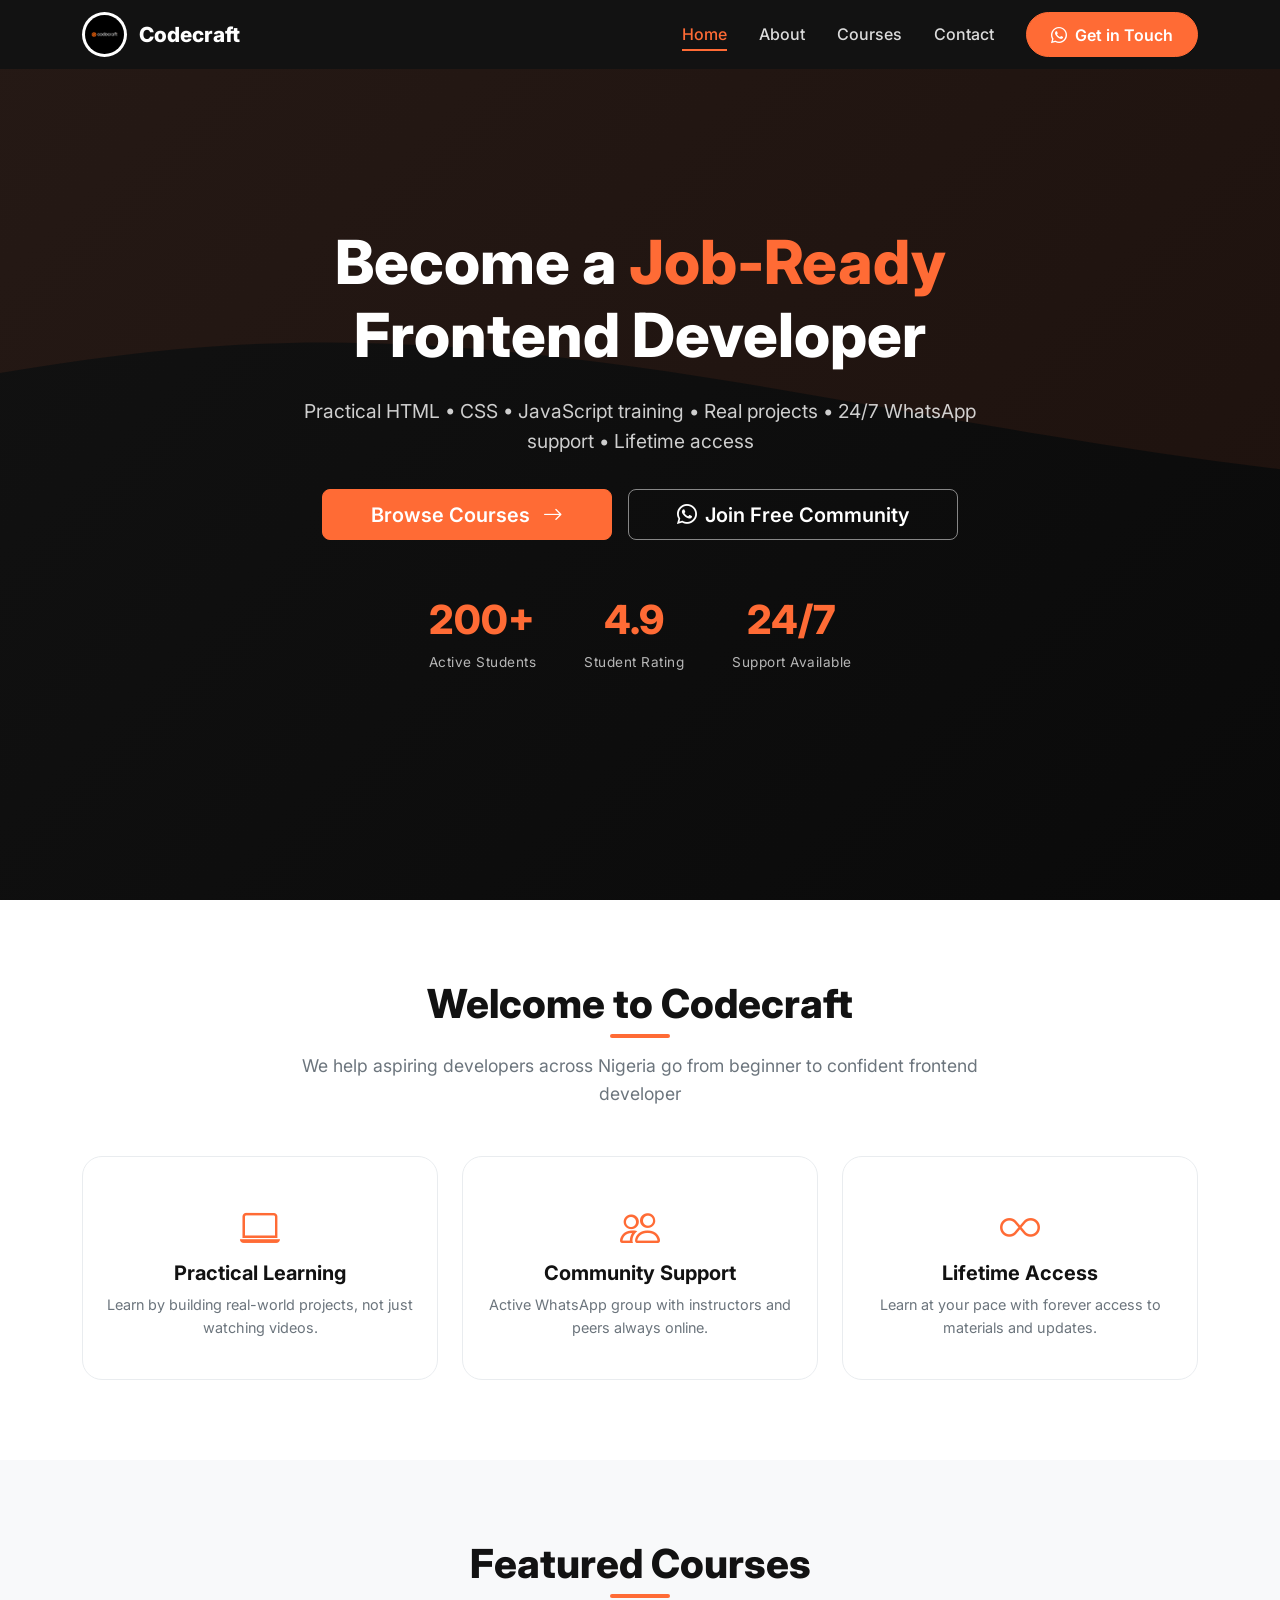
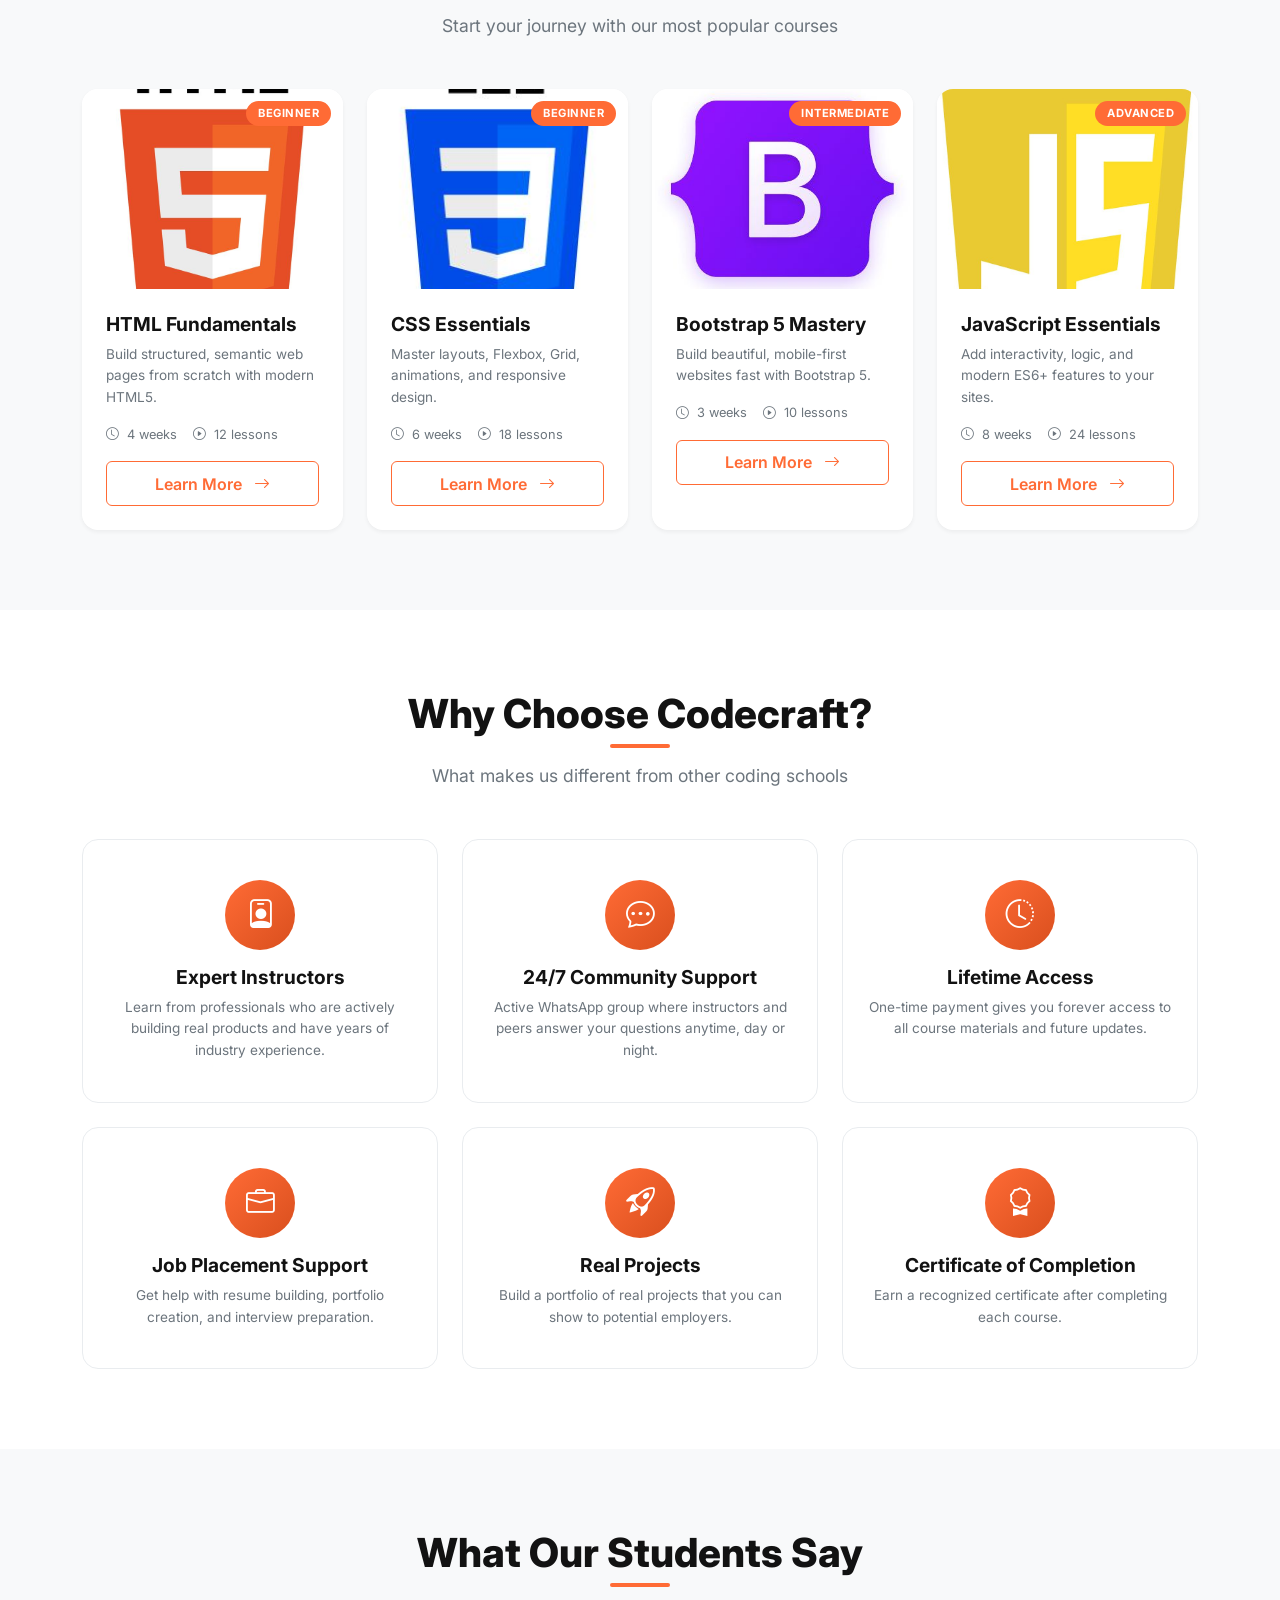
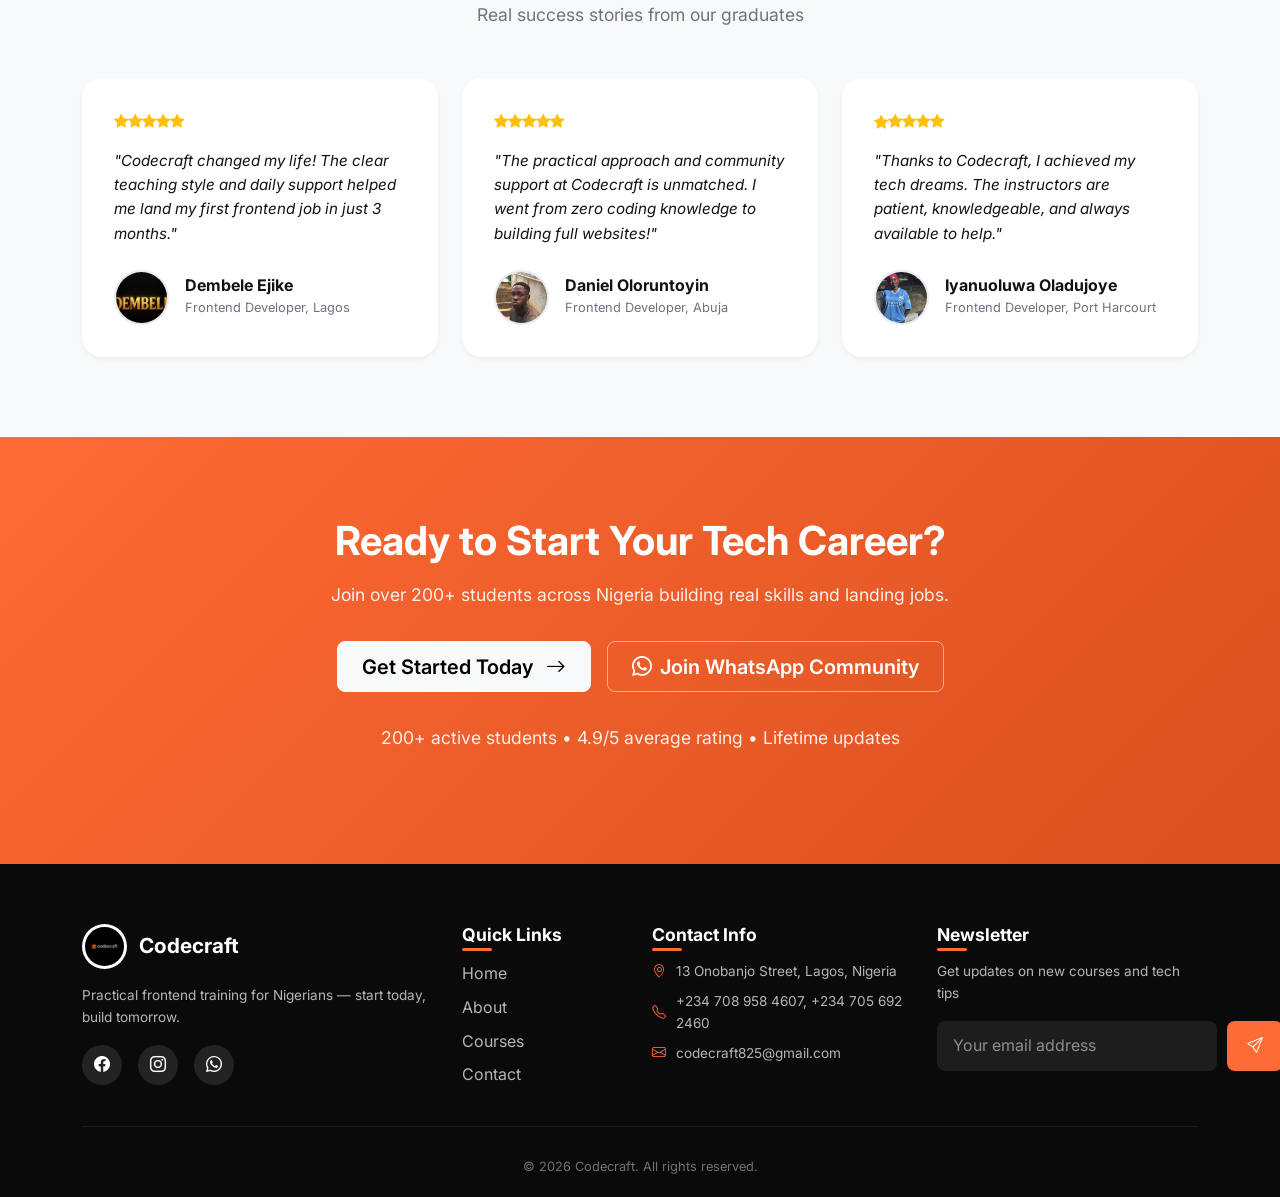
<file: index.html>
<!DOCTYPE html>
<html lang="en">
<head>
    <meta charset="UTF-8">
    <meta name="viewport" content="width=device-width, initial-scale=1.0, viewport-fit=cover">
    <meta name="description" content="Codecraft - Master Frontend Development in Nigeria. Learn HTML, CSS, JavaScript, and Bootstrap with practical projects and 24/7 community support.">
    <meta name="keywords" content="frontend development Nigeria, learn coding Lagos, web development course Abuja, HTML CSS JavaScript training">
    <meta name="author" content="Codecraft">

    <!-- Open Graph / Social Sharing (Essential for professional SEO) -->
    <meta property="og:title" content="Codecraft | Master Frontend Development in Nigeria">
    <meta property="og:description" content="Practical HTML, CSS, JavaScript training with real projects, 24/7 WhatsApp support, and lifetime access.">
    <meta property="og:type" content="website">
    <meta property="og:url" content="https://yourdomain.com">
    <meta property="og:image" content="https://yourdomain.com/og-image.jpg">
    <meta name="twitter:card" content="summary_large_image">

    <title>Codecraft | Master Frontend Development in Nigeria</title>

    <!-- Bootstrap 5.3 CSS -->
    <link href="https://cdn.jsdelivr.net/npm/bootstrap@5.3.3/dist/css/bootstrap.min.css" rel="stylesheet">
    <!-- Bootstrap Icons -->
    <link rel="stylesheet" href="https://cdn.jsdelivr.net/npm/bootstrap-icons@1.11.3/font/bootstrap-icons.min.css">
    <!-- AOS Animation -->
    <link href="https://unpkg.com/aos@2.3.1/dist/aos.css" rel="stylesheet">
    <!-- Google Fonts -->
    <link href="https://fonts.googleapis.com/css2?family=Inter:wght@300;400;500;600;700;800&display=swap" rel="stylesheet">
    <!-- Custom CSS -->
    <link rel="stylesheet" href="style.css">
</head>
<body>

    <!-- ==================== HEADER / NAVBAR ==================== -->
    <header>
        <nav class="navbar navbar-expand-lg fixed-top" id="mainNav" aria-label="Main Navigation">
            <div class="container">
                <a class="navbar-brand" href="index.html" aria-label="Codecraft Home">
                    <div class="logo-circle">
                        <img src="codecraft logo (2).jpeg" alt="Codecraft Logo" width="40" height="40">
                    </div>
                    <span class="brand-text">Codecraft</span>
                </a>

                <button class="navbar-toggler" type="button" data-bs-toggle="collapse" data-bs-target="#navbarContent" aria-controls="navbarContent" aria-expanded="false" aria-label="Toggle navigation">
                    <span class="navbar-toggler-icon"></span>
                </button>

                <div class="collapse navbar-collapse" id="navbarContent">
                    <ul class="navbar-nav ms-auto mb-2 mb-lg-0">
                        <li class="nav-item"><a class="nav-link active" href="index.html" aria-current="page">Home</a></li>
                        <li class="nav-item"><a class="nav-link" href="about.html">About</a></li>
                        <li class="nav-item"><a class="nav-link" href="courses.html">Courses</a></li>
                        <li class="nav-item"><a class="nav-link" href="contact.html">Contact</a></li>
                    </ul>
                    <a href="https://wa.me/2347089584607" class="btn btn-primary rounded-pill px-4 ms-lg-3" target="_blank" rel="noopener noreferrer">
                        <i class="bi bi-whatsapp me-2"></i>Get in Touch
                    </a>
                </div>
            </div>
        </nav>
    </header>

    <!-- ==================== MAIN CONTENT ==================== -->
    <main id="main-content">

        <!-- Hero Section -->
        <section class="hero" aria-labelledby="hero-title">
            <div class="container">
                <div class="hero-content" data-aos="fade-up">
                    <h1 id="hero-title" class="hero-title">Become a <span class="highlight">Job-Ready</span><br>Frontend Developer</h1>
                    <p class="hero-subtitle">Practical HTML • CSS • JavaScript training • Real projects • 24/7 WhatsApp support • Lifetime access</p>
                    <div class="hero-buttons">
                        <a href="courses.html" class="btn btn-primary btn-lg px-5">
                            Browse Courses <i class="bi bi-arrow-right ms-2"></i>
                        </a>
                        <a href="https://whatsapp.com/channel/0029VbAYte94o7qG2Dfrlt3D" class="btn btn-outline-light btn-lg px-5" target="_blank" rel="noopener noreferrer">
                            <i class="bi bi-whatsapp me-2"></i>Join Free Community
                        </a>
                    </div>
                    
                    <div class="hero-stats">
                        <div class="stat-item">
                            <div class="stat-number">200+</div>
                            <div class="stat-label">Active Students</div>
                        </div>
                        <div class="stat-item">
                            <div class="stat-number">4.9</div>
                            <div class="stat-label">Student Rating</div>
                        </div>
                        <div class="stat-item">
                            <div class="stat-number">24/7</div>
                            <div class="stat-label">Support Available</div>
                        </div>
                    </div>
                </div>
            </div>
        </section>
   <section class="welcome-section" aria-labelledby="welcome-title">
            <div class="container">
                <div class="text-center mb-5" data-aos="fade-up">
                    <h2 id="welcome-title" class="section-title">Welcome to Codecraft</h2>
                    <p class="section-subtitle">We help aspiring developers across Nigeria go from beginner to confident frontend developer</p>
                </div>
                <div class="row g-4">
                    <div class="col-md-4" data-aos="fade-up" data-aos-delay="100">
                        <div class="welcome-card">
                            <i class="bi bi-laptop" aria-hidden="true"></i>
                            <h3>Practical Learning</h3>
                            <p>Learn by building real-world projects, not just watching videos.</p>
                        </div>
                    </div>
                    <div class="col-md-4" data-aos="fade-up" data-aos-delay="200">
                        <div class="welcome-card">
                            <i class="bi bi-people" aria-hidden="true"></i>
                            <h3>Community Support</h3>
                            <p>Active WhatsApp group with instructors and peers always online.</p>
                        </div>
                    </div>
                    <div class="col-md-4" data-aos="fade-up" data-aos-delay="300">
                        <div class="welcome-card">
                            <i class="bi bi-infinity" aria-hidden="true"></i>
                            <h3>Lifetime Access</h3>
                            <p>Learn at your pace with forever access to materials and updates.</p>
                        </div>
                    </div>
                </div>
            </div>
        </section>

        <!-- Featured Courses -->
        <section class="featured-courses" aria-labelledby="courses-title">
            <div class="container">
                <div class="text-center mb-5" data-aos="fade-up">
                    <h2 id="courses-title" class="section-title">Featured Courses</h2>
                    <p class="section-subtitle">Start your journey with our most popular courses</p>
                </div>
                <div class="row g-4">
                    <div class="col-lg-3 col-md-6" data-aos="fade-up" data-aos-delay="100">
                        <div class="course-card">
                            <div class="course-image">
                                <img src="html.jpeg" alt="HTML Fundamentals course thumbnail" loading="lazy">
                                <span class="course-badge">Beginner</span>
                            </div>
                            <div class="course-body">
                                <h3>HTML Fundamentals</h3>
                                <p>Build structured, semantic web pages from scratch with modern HTML5.</p>
                                <div class="course-meta">
                                    <span><i class="bi bi-clock"></i> 4 weeks</span>
                                    <span><i class="bi bi-play-circle"></i> 12 lessons</span>
                                </div>
                                <a href="courses.html" class="btn btn-outline-primary w-100">Learn More <i class="bi bi-arrow-right ms-2"></i></a>
                            </div>
                        </div>
                    </div>
                    <div class="col-lg-3 col-md-6" data-aos="fade-up" data-aos-delay="200">
                        <div class="course-card">
                            <div class="course-image">
                                <img src="css.jpeg" alt="CSS Essentials course thumbnail" loading="lazy">
                                <span class="course-badge">Beginner</span>
                            </div>
                            <div class="course-body">
                                <h3>CSS Essentials</h3>
                                <p>Master layouts, Flexbox, Grid, animations, and responsive design.</p>
                                <div class="course-meta">
                                    <span><i class="bi bi-clock"></i> 6 weeks</span>
                                    <span><i class="bi bi-play-circle"></i> 18 lessons</span>
                                </div>
                                <a href="courses.html" class="btn btn-outline-primary w-100">Learn More <i class="bi bi-arrow-right ms-2"></i></a>
                            </div>
                        </div>
                    </div>
                    <div class="col-lg-3 col-md-6" data-aos="fade-up" data-aos-delay="300">
                        <div class="course-card">
                            <div class="course-image">
                                <img src="Bootstrap.jpeg" alt="Bootstrap 5 Mastery course thumbnail" loading="lazy">
                                <span class="course-badge">Intermediate</span>
                            </div>
                            <div class="course-body">
                                <h3>Bootstrap 5 Mastery</h3>
                                <p>Build beautiful, mobile-first websites fast with Bootstrap 5.</p>
                                <div class="course-meta">
                                    <span><i class="bi bi-clock"></i> 3 weeks</span>
                                    <span><i class="bi bi-play-circle"></i> 10 lessons</span>
                                </div>
                                <a href="courses.html" class="btn btn-outline-primary w-100">Learn More <i class="bi bi-arrow-right ms-2"></i></a>
                            </div>
                        </div>
                    </div>
                    <div class="col-lg-3 col-md-6" data-aos="fade-up" data-aos-delay="400">
                        <div class="course-card">
                            <div class="course-image">
                                <img src="javascript.jpeg" alt="JavaScript Essentials course thumbnail" loading="lazy">
                                <span class="course-badge">Advanced</span>
                            </div>
                            <div class="course-body">
                                <h3>JavaScript Essentials</h3>
                                <p>Add interactivity, logic, and modern ES6+ features to your sites.</p>
                                <div class="course-meta">
                                    <span><i class="bi bi-clock"></i> 8 weeks</span>
                                    <span><i class="bi bi-play-circle"></i> 24 lessons</span>
                                </div>
                                <a href="courses.html" class="btn btn-outline-primary w-100">Learn More <i class="bi bi-arrow-right ms-2"></i></a>
                            </div>
                        </div>
                    </div>
                </div>
            </div>
        </section>

        <!-- Why Choose Codecraft -->
        <section class="benefits-section" aria-labelledby="benefits-title">
            <div class="container">
                <div class="text-center mb-5" data-aos="fade-up">
                    <h2 id="benefits-title" class="section-title">Why Choose Codecraft?</h2>
                    <p class="section-subtitle">What makes us different from other coding schools</p>
                </div>
                <div class="row g-4">
                    <div class="col-lg-4 col-md-6" data-aos="fade-up" data-aos-delay="100">
                        <div class="benefit-card">
                            <div class="benefit-icon"><i class="bi bi-person-badge" aria-hidden="true"></i></div>
                            <h3>Expert Instructors</h3>
                            <p>Learn from professionals who are actively building real products and have years of industry experience.</p>
                        </div>
                    </div>
                    <div class="col-lg-4 col-md-6" data-aos="fade-up" data-aos-delay="200">
                        <div class="benefit-card">
                            <div class="benefit-icon"><i class="bi bi-chat-dots" aria-hidden="true"></i></div>
                            <h3>24/7 Community Support</h3>
                            <p>Active WhatsApp group where instructors and peers answer your questions anytime, day or night.</p>
                        </div>
                    </div>
                    <div class="col-lg-4 col-md-6" data-aos="fade-up" data-aos-delay="300">
                        <div class="benefit-card">
                            <div class="benefit-icon"><i class="bi bi-clock-history" aria-hidden="true"></i></div>
                            <h3>Lifetime Access</h3>
                            <p>One-time payment gives you forever access to all course materials and future updates.</p>
                        </div>
                    </div>
                    <div class="col-lg-4 col-md-6" data-aos="fade-up" data-aos-delay="400">
                        <div class="benefit-card">
                            <div class="benefit-icon"><i class="bi bi-briefcase" aria-hidden="true"></i></div>
                            <h3>Job Placement Support</h3>
                            <p>Get help with resume building, portfolio creation, and interview preparation.</p>
                        </div>
                    </div>
                    <div class="col-lg-4 col-md-6" data-aos="fade-up" data-aos-delay="500">
                        <div class="benefit-card">
                            <div class="benefit-icon"><i class="bi bi-rocket-takeoff" aria-hidden="true"></i></div>
                            <h3>Real Projects</h3>
                            <p>Build a portfolio of real projects that you can show to potential employers.</p>
                        </div>
                    </div>
                    <div class="col-lg-4 col-md-6" data-aos="fade-up" data-aos-delay="600">
                        <div class="benefit-card">
                            <div class="benefit-icon"><i class="bi bi-award" aria-hidden="true"></i></div>
                            <h3>Certificate of Completion</h3>
                            <p>Earn a recognized certificate after completing each course.</p>
                        </div>
                    </div>
                </div>
            </div>
        </section>

        <!-- Testimonials -->
        <section class="testimonials-section" aria-labelledby="testimonials-title">
            <div class="container">
                <div class="text-center mb-5" data-aos="fade-up">
                    <h2 id="testimonials-title" class="section-title">What Our Students Say</h2>
                    <p class="section-subtitle">Real success stories from our graduates</p>
                </div>
                <div class="row g-4">
                    <div class="col-lg-4 col-md-6" data-aos="fade-up" data-aos-delay="100">
                        <div class="testimonial-card">
                            <div class="testimonial-rating" aria-label="5 out of 5 stars">
                                <i class="bi bi-star-fill"></i><i class="bi bi-star-fill"></i><i class="bi bi-star-fill"></i><i class="bi bi-star-fill"></i><i class="bi bi-star-fill"></i>
                            </div>
                            <p class="testimonial-text">"Codecraft changed my life! The clear teaching style and daily support helped me land my first frontend job in just 3 months."</p>
                            <div class="testimonial-author">
                                <img src="Screenshot 2026-02-02 162451.png" alt="Dembele Ejike portrait" loading="lazy" width="60" height="60">
                                <div class="author-info">
                                    <h4>Dembele Ejike</h4>
                                    <p>Frontend Developer, Lagos</p>
                                </div>
                            </div>
                        </div>
                    </div>
                    <div class="col-lg-4 col-md-6" data-aos="fade-up" data-aos-delay="200">
                        <div class="testimonial-card">
                            <div class="testimonial-rating" aria-label="5 out of 5 stars">
                                <i class="bi bi-star-fill"></i><i class="bi bi-star-fill"></i><i class="bi bi-star-fill"></i><i class="bi bi-star-fill"></i><i class="bi bi-star-fill"></i>
                            </div>
                            <p class="testimonial-text">"The practical approach and community support at Codecraft is unmatched. I went from zero coding knowledge to building full websites!"</p>
                            <div class="testimonial-author">
                                <img src="IG_ABRAHAMONDIAL.jpeg" alt="Daniel Oloruntoyin portrait" loading="lazy" width="60" height="60">
                                <div class="author-info">
                                    <h4>Daniel Oloruntoyin</h4>
                                    <p>Frontend Developer, Abuja</p>
                                </div>
                            </div>
                        </div>
                    </div>
                    <div class="col-lg-4 col-md-6" data-aos="fade-up" data-aos-delay="300">
                        <div class="testimonial-card">
                            <div class="testimonial-rating" aria-label="5 out of 5 stars">
                                <i class="bi bi-star-fill"></i><i class="bi bi-star-fill"></i><i class="bi bi-star-fill"></i><i class="bi bi-star-fill"></i><i class="bi bi-star-fill"></i>
                            </div>
                            <p class="testimonial-text">"Thanks to Codecraft, I achieved my tech dreams. The instructors are patient, knowledgeable, and always available to help."</p>
                            <div class="testimonial-author">
                                <img src="girl.jpeg" alt="Iyanuoluwa Oladujoye portrait" loading="lazy" width="60" height="60">
                                <div class="author-info">
                                    <h4>Iyanuoluwa Oladujoye</h4>
                                    <p>Frontend Developer, Port Harcourt</p>
                                </div>
                            </div>
                        </div>
                    </div>
                </div>
            </div>
        </section>
           <!-- CTA Section -->
        <section class="cta-section" aria-labelledby="cta-title">
            <div class="container">
                <div class="cta-content" data-aos="fade-up">
                    <h2 id="cta-title">Ready to Start Your Tech Career?</h2>
                    <p>Join over 200+ students across Nigeria building real skills and landing jobs.</p>
                    <div class="cta-buttons">
                        <a href="courses.html" class="btn btn-light btn-lg">
                            Get Started Today <i class="bi bi-arrow-right ms-2"></i>
                        </a>
                        <a href="https://whatsapp.com/channel/0029VbAYte94o7qG2Dfrlt3D" class="btn btn-outline-light btn-lg" target="_blank" rel="noopener noreferrer">
                            <i class="bi bi-whatsapp me-2"></i>Join WhatsApp Community
                        </a>
                    </div>
                    <p class="cta-note">200+ active students • 4.9/5 average rating • Lifetime updates</p>
                </div>
            </div>
        </section>

    </main>

    <!-- ==================== FOOTER ==================== -->
    <footer class="footer">
        <div class="container">
            <div class="row g-4">
                <div class="col-lg-4">
                    <div class="footer-logo">
                        <div class="logo-circle">
                            <img src="codecraft logo (2).jpeg" alt="Codecraft Logo" width="40" height="40">
                        </div>
                        <h3>Codecraft</h3>
                    </div>
                    <p>Practical frontend training for Nigerians — start today, build tomorrow.</p>
                    <div class="social-links">
                        <a href="https://www.facebook.com/profile.php?id=100084730695859" target="_blank" rel="noopener noreferrer" aria-label="Follow us on Facebook"><i class="bi bi-facebook"></i></a>
                        <a href="https://www.instagram.com/codecraft331" target="_blank" rel="noopener noreferrer" aria-label="Follow us on Instagram"><i class="bi bi-instagram"></i></a>
                        <a href="https://wa.me/2347089584607" target="_blank" rel="noopener noreferrer" aria-label="Chat with us on WhatsApp"><i class="bi bi-whatsapp"></i></a>
                    </div>
                </div>
                <div class="col-lg-2 col-md-6">
                    <h4>Quick Links</h4>
                    <ul>
                        <li><a href="index.html">Home</a></li>
                        <li><a href="about.html">About</a></li>
                        <li><a href="courses.html">Courses</a></li>
                        <li><a href="contact.html">Contact</a></li>
                    </ul>
                </div>
                <div class="col-lg-3 col-md-6">
                    <h4>Contact Info</h4>
                    <ul class="contact-info">
                        <li><i class="bi bi-geo-alt" aria-hidden="true"></i> 13 Onobanjo Street, Lagos, Nigeria</li>
                        <li><i class="bi bi-telephone" aria-hidden="true"></i> +234 708 958 4607, +234 705 692 2460</li>
                        <li><i class="bi bi-envelope" aria-hidden="true"></i> codecraft825@gmail.com</li>
                    </ul>
                </div>
                <div class="col-lg-3">
                    <h4>Newsletter</h4>
                    <p>Get updates on new courses and tech tips</p>
                    <form action="#" method="POST" class="newsletter-form">
                        <input type="email" name="email" placeholder="Your email address" required aria-label="Email address for newsletter">
                        <button type="submit" aria-label="Subscribe"><i class="bi bi-send"></i></button>
                    </form>
                </div>
            </div>
            <div class="footer-bottom">
                <p>&copy; 2026 Codecraft. All rights reserved.</p>
            </div>
        </div>
    </footer>

    <!-- ==================== SCRIPTS ==================== -->
    <script src="https://cdn.jsdelivr.net/npm/bootstrap@5.3.3/dist/js/bootstrap.bundle.min.js"></script>
    <script src="https://unpkg.com/aos@2.3.1/dist/aos.js"></script>
    <script src="script.js"></script>
</body>
</html>
</file>
<file: style.css>
:root {
    /* Brand Colors */
    --brand-orange: #FF6B35;
    --brand-orange-dark: #D94F1E;
    --brand-orange-light: #FFA07A;
    
    /* Neutrals */
    --black: #000000;
    --dark: #121212;
    --darker: #0A0A0A;
    --white: #FFFFFF;
    --off-white: #F8F9FA;
    --gray: #6C757D;
    --gray-light: #E9ECEF;
    --gray-dark: #343A40;

    /* Semantic Mapping */
    --primary: var(--brand-orange);
    --primary-dark: var(--brand-orange-dark);
    --primary-light: var(--brand-orange-light);
    --secondary: var(--gray);
    --success: #28A745;
    --info: #17A2B8;
    --warning: #FFC107;
    --danger: #DC3545;

    /* Shadows & Transitions */
    --transition: all 0.3s cubic-bezier(0.4, 0, 0.2, 1);
    --shadow-sm: 0 2px 4px rgba(0, 0, 0, 0.05);
    --shadow-md: 0 4px 6px rgba(0, 0, 0, 0.07);
    --shadow-lg: 0 10px 15px rgba(0, 0, 0, 0.1);
    --shadow-xl: 0 20px 25px rgba(0, 0, 0, 0.15);
}

/* ==================== GLOBAL RESET ==================== */
*,
*::before,
*::after {
    margin: 0;
    padding: 0;
    box-sizing: border-box;
}

html {
    scroll-behavior: smooth;
}

body {
    font-family: 'Inter', -apple-system, BlinkMacSystemFont, 'Segoe UI', Roboto, sans-serif;
    color: var(--dark);
    background-color: var(--white);
    overflow-x: hidden;
    line-height: 1.6;
    text-rendering: optimizeLegibility;
    -webkit-font-smoothing: antialiased;
    -moz-osx-font-smoothing: grayscale;
}

/* ==================== TYPOGRAPHY ==================== */
h1, h2, h3, h4, h5, h6 {
    font-weight: 700;
    line-height: 1.2;
    color: var(--dark);
}

.section-title {
    font-size: clamp(1.8rem, 4vw, 2.5rem);
    font-weight: 800;
    margin-bottom: 1rem;
    position: relative;
    display: inline-block;
}

.section-title::after {
    content: '';
    position: absolute;
    bottom: -10px;
    left: 50%;
    transform: translateX(-50%);
    width: 60px;
    height: 4px;
    background: var(--primary);
    border-radius: 2px;
}

.section-subtitle {
    font-size: clamp(0.9rem, 2vw, 1.1rem);
    color: var(--gray);
    max-width: 700px;
    margin: 0.5rem auto 0;
}

/* ==================== BUTTONS ==================== */
.btn {
    transition: var(--transition);
    font-weight: 600;
    padding: 0.6rem 1.5rem;
}

.btn-primary {
    background: var(--primary);
    border-color: var(--primary);
    color: var(--white);
}

.btn-primary:hover,
.btn-primary:focus-visible {
    background: var(--primary-dark);
    border-color: var(--primary-dark);
    transform: translateY(-2px);
    box-shadow: var(--shadow-md);
    color: var(--white);
}

.btn-outline-primary {
    border-color: var(--primary);
    color: var(--primary);
}

.btn-outline-primary:hover,
.btn-outline-primary:focus-visible {
    background: var(--primary);
    border-color: var(--primary);
    color: var(--white);
    transform: translateY(-2px);
    box-shadow: var(--shadow-md);
}

.btn-outline-light {
    color: var(--white);
    border-color: rgba(255, 255, 255, 0.5);
}

.btn-outline-light:hover,
.btn-outline-light:focus-visible {
    background: var(--white);
    color: var(--dark);
    transform: translateY(-2px);
}

/* ==================== NAVBAR ==================== */
.navbar {
    background: var(--dark);
    padding: 0.75rem 0;
    transition: var(--transition);
}

.navbar.scrolled {
    padding: 0.5rem 0;
    box-shadow: var(--shadow-lg);
    background: rgba(18, 18, 18, 0.95);
    backdrop-filter: blur(10px);
}

.navbar-brand {
    display: flex;
    align-items: center;
    gap: 12px;
    padding: 0;
}

.logo-circle {
    width: 45px;
    height: 45px;
    background: var(--white);
    border-radius: 50%;
    padding: 3px;
    overflow: hidden;
    transition: var(--transition);
}

.logo-circle img {
    width: 100%;
    height: 100%;
    object-fit: cover;
    border-radius: 50%;
}

.logo-circle:hover {
    transform: scale(1.05);
}

.brand-text {
    font-weight: 800;
    font-size: 1.3rem;
    color: var(--white);
}

.nav-link {
    color: rgba(255, 255, 255, 0.85) !important;
    font-weight: 500;
    padding: 0.5rem 1rem !important;
    transition: var(--transition);
    position: relative;
}

.nav-link:hover,
.nav-link.active {
    color: var(--primary) !important;
}

.nav-link.active::after {
    content: '';
    position: absolute;
    bottom: 4px;
    left: 1rem;
    right: 1rem;
    height: 2px;
    background: var(--primary);
}

/* ==================== HERO SECTION ==================== */
.hero {
    min-height: 100vh;
    background: linear-gradient(135deg, var(--dark) 0%, var(--darker) 100%);
    position: relative;
    display: flex;
    align-items: center;
    overflow: hidden;
}

.hero::before {
    content: '';
    position: absolute;
    inset: 0;
    background: url('data:image/svg+xml,<svg xmlns="http://www.w3.org/2000/svg" viewBox="0 0 1440 320"><path fill="%23FF6B35" fill-opacity="0.08" d="M0,96L48,112C96,128,192,160,288,160C384,160,480,128,576,122.7C672,117,768,139,864,154.7C960,171,1056,181,1152,165.3C1248,149,1344,107,1392,85.3L1440,64L1440,0L1392,0C1344,0,1248,0,1152,0C1056,0,960,0,864,0C768,0,672,0,576,0C480,0,384,0,288,0C192,0,96,0,48,0L0,0Z"></path></svg>') repeat-x bottom;
    background-size: cover;
    pointer-events: none;
}

.hero-content {
    text-align: center;
    position: relative;
    z-index: 2;
}

.hero-title {
    font-size: clamp(2.2rem, 6vw, 3.8rem);
    font-weight: 800;
    color: var(--white);
    margin-bottom: 1.5rem;
}

.hero-title .highlight {
    color: var(--primary);
    position: relative;
    display: inline-block;
}

.hero-subtitle {
    font-size: clamp(1rem, 2.5vw, 1.2rem);
    color: rgba(255, 255, 255, 0.8);
    margin-bottom: 2rem;
    max-width: 700px;
    margin-left: auto;
    margin-right: auto;
}

.hero-buttons {
    display: flex;
    gap: 1rem;
    justify-content: center;
    flex-wrap: wrap;
    margin-bottom: 3rem;
}

.hero-stats {
    display: flex;
    justify-content: center;
    gap: 3rem;
    flex-wrap: wrap;
}

.stat-item {
    text-align: center;
}

.stat-number {
    font-size: clamp(1.8rem, 4vw, 2.5rem);
    font-weight: 800;
    color: var(--primary);
}

.stat-label {
    font-size: 0.85rem;
    color: rgba(255, 255, 255, 0.7);
    letter-spacing: 0.5px;
}

/* ==================== WELCOME SECTION ==================== */
.welcome-section {
    padding: 80px 0;
    background: var(--white);
}

.welcome-card {
    text-align: center;
    padding: 2.5rem 1.5rem;
    border-radius: 20px;
    transition: var(--transition);
    background: var(--white);
    border: 1px solid var(--gray-light);
    height: 100%;
}

.welcome-card:hover {
    transform: translateY(-6px);
    box-shadow: var(--shadow-lg);
    border-color: var(--primary-light);
}

.welcome-card i {
    font-size: 2.5rem;
    color: var(--primary);
    margin-bottom: 1rem;
}

.welcome-card h3 {
    font-size: 1.25rem;
    margin-bottom: 0.5rem;
}

.welcome-card p {
    color: var(--gray);
    font-size: 0.9rem;
    margin: 0;
}

/* ==================== COURSES SECTION ==================== */
.featured-courses {
    padding: 80px 0;
    background: var(--off-white);
}

.course-card {
    background: var(--white);
    border-radius: 16px;
    overflow: hidden;
    transition: var(--transition);
    height: 100%;
    box-shadow: var(--shadow-sm);
}

.course-card:hover {
    transform: translateY(-8px);
    box-shadow: var(--shadow-xl);
}

.course-image {
    position: relative;
    height: 200px;
    overflow: hidden;
}

.course-image img {
    width: 100%;
    height: 100%;
    object-fit: cover;
    transition: var(--transition);
}

.course-card:hover .course-image img {
    transform: scale(1.05);
}

.course-badge {
    position: absolute;
    top: 12px;
    right: 12px;
    background: var(--primary);
    color: var(--white);
    padding: 4px 12px;
    border-radius: 20px;
    font-size: 0.7rem;
    font-weight: 700;
    text-transform: uppercase;
    letter-spacing: 0.5px;
}

.course-body {
    padding: 1.5rem;
}

.course-body h3 {
    font-size: 1.2rem;
    margin-bottom: 0.5rem;
}

.course-body p {
    color: var(--gray);
    font-size: 0.85rem;
    margin-bottom: 1rem;
}

.course-meta {
    display: flex;
    gap: 1rem;
    margin-bottom: 1rem;
    font-size: 0.8rem;
    color: var(--gray);
}

.course-meta i {
    margin-right: 4px;
}

/* ==================== BENEFITS SECTION ==================== */
.benefits-section {
    padding: 80px 0;
    background: var(--white);
}

.benefit-card {
    text-align: center;
    padding: 2.5rem 1.5rem;
    border-radius: 16px;
    transition: var(--transition);
    height: 100%;
    background: var(--white);
    border: 1px solid var(--gray-light);
}

.benefit-card:hover {
    transform: translateY(-6px);
    box-shadow: var(--shadow-lg);
    border-color: var(--primary-light);
}

.benefit-icon {
    width: 70px;
    height: 70px;
    background: linear-gradient(135deg, var(--primary) 0%, var(--primary-dark) 100%);
    border-radius: 50%;
    display: flex;
    align-items: center;
    justify-content: center;
    margin: 0 auto 1rem;
}

.benefit-icon i {
    font-size: 1.8rem;
    color: var(--white);
}

.benefit-card h3 {
    font-size: 1.2rem;
    margin-bottom: 0.5rem;
}

.benefit-card p {
    color: var(--gray);
    font-size: 0.85rem;
    margin: 0;
}

/* ==================== TESTIMONIALS SECTION ==================== */
.testimonials-section {
    padding: 80px 0;
    background: var(--off-white);
}

.testimonial-card {
    background: var(--white);
    padding: 2rem;
    border-radius: 20px;
    transition: var(--transition);
    height: 100%;
    box-shadow: var(--shadow-sm);
}

.testimonial-card:hover {
    transform: translateY(-5px);
    box-shadow: var(--shadow-lg);
}

.testimonial-rating {
    margin-bottom: 1rem;
    color: #FFC107;
    font-size: 0.9rem;
}

.testimonial-text {
    font-size: 0.95rem;
    line-height: 1.6;
    color: var(--dark);
    margin-bottom: 1.5rem;
    font-style: italic;
}

.testimonial-author {
    display: flex;
    align-items: center;
    gap: 1rem;
}

.testimonial-author img {
    width: 55px;
    height: 55px;
    border-radius: 50%;
    object-fit: cover;
    border: 2px solid var(--gray-light);
}

.author-info h4 {
    font-size: 1rem;
    margin-bottom: 0.2rem;
}

.author-info p {
    font-size: 0.8rem;
    color: var(--gray);
    margin: 0;
}

/* ==================== CTA SECTION ==================== */
.cta-section {
    padding: 80px 0;
    background: linear-gradient(135deg, var(--primary) 0%, var(--primary-dark) 100%);
    color: var(--white);
    text-align: center;
}

.cta-content h2 {
    font-size: clamp(1.8rem, 4vw, 2.5rem);
    margin-bottom: 1rem;
    color: var(--white);
}

.cta-content p {
    font-size: 1.1rem;
    margin-bottom: 2rem;
    opacity: 0.9;
}

.cta-buttons {
    display: flex;
    gap: 1rem;
    justify-content: center;
    flex-wrap: wrap;
    margin-bottom: 2rem;
}

.cta-note {
    font-size: 0.85rem;
    opacity: 0.8;
    margin-bottom: 0;
}

/* ==================== FOOTER ==================== */
.footer {
    background: var(--darker);
    color: var(--white);
    padding: 60px 0 20px;
}

.footer-logo {
    display: flex;
    align-items: center;
    gap: 12px;
    margin-bottom: 1rem;
}

.footer-logo .logo-circle {
    width: 45px;
    height: 45px;
}

.footer-logo h3 {
    font-size: 1.3rem;
    margin: 0;
    color: var(--white);
}

.footer p {
    color: rgba(255, 255, 255, 0.7);
    font-size: 0.85rem;
    margin-bottom: 1rem;
}

.social-links {
    display: flex;
    gap: 1rem;
}

.social-links a {
    width: 40px;
    height: 40px;
    background: rgba(255, 255, 255, 0.1);
    border-radius: 50%;
    display: flex;
    align-items: center;
    justify-content: center;
    color: var(--white);
    transition: var(--transition);
    text-decoration: none;
}

.social-links a:hover,
.social-links a:focus-visible {
    background: var(--primary);
    color: var(--white);
    transform: translateY(-3px);
}

.footer h4 {
    font-size: 1.1rem;
    margin-bottom: 1rem;
    color: var(--white);
    position: relative;
}

.footer h4::after {
    content: '';
    position: absolute;
    bottom: -6px;
    left: 0;
    width: 30px;
    height: 3px;
    background: var(--primary);
    border-radius: 2px;
}

.footer ul {
    list-style: none;
    padding: 0;
    margin: 0;
}

.footer ul li {
    margin-bottom: 0.5rem;
}

.footer ul li a {
    color: rgba(255, 255, 255, 0.7);
    text-decoration: none;
    transition: var(--transition);
}

.footer ul li a:hover,
.footer ul li a:focus-visible {
    color: var(--primary);
    padding-left: 5px;
}

.contact-info li {
    display: flex;
    align-items: center;
    gap: 10px;
    color: rgba(255, 255, 255, 0.7);
    font-size: 0.85rem;
}

.contact-info i {
    color: var(--primary);
}

.newsletter-form {
    display: flex;
    gap: 10px;
    max-width: 400px;
}

.newsletter-form input {
    flex: 1;
    padding: 12px 16px;
    border: none;
    border-radius: 8px;
    background: rgba(255, 255, 255, 0.08);
    color: var(--white);
    transition: var(--transition);
}

.newsletter-form input::placeholder {
    color: rgba(255, 255, 255, 0.5);
}

.newsletter-form input:focus {
    outline: none;
    background: rgba(255, 255, 255, 0.15);
    box-shadow: 0 0 0 2px var(--primary);
}

.newsletter-form button {
    padding: 12px 20px;
    background: var(--primary);
    border: none;
    border-radius: 8px;
    color: var(--white);
    cursor: pointer;
    transition: var(--transition);
    flex-shrink: 0;
}

.newsletter-form button:hover,
.newsletter-form button:focus-visible {
    background: var(--primary-dark);
    transform: scale(1.05);
}

.footer-bottom {
    text-align: center;
    padding-top: 30px;
    margin-top: 30px;
    border-top: 1px solid rgba(255, 255, 255, 0.08);
}

.footer-bottom p {
    margin: 0;
    font-size: 0.8rem;
    opacity: 0.6;
}

/* ==================== RESPONSIVE & ACCESSIBILITY ==================== */
/* Focus states for keyboard navigation */
:focus-visible {
    outline: 2px solid var(--primary);
    outline-offset: 2px;
}

/* Tablet & mid-size screens */
@media (max-width: 992px) {
    .hero-stats {
        gap: 2rem;
    }
    .stat-number {
        font-size: 1.8rem;
    }
    .hero {
        min-height: 90vh;
    }
    .footer h4::after {
        left: 50%;
        transform: translateX(-50%);
    }
    .footer .col-lg-4,
    .footer .col-lg-3 {
        text-align: center;
    }
    .social-links {
        justify-content: center;
    }
    .newsletter-form {
        margin: 0 auto;
    }
    .contact-info li {
        justify-content: center;
    }
}

/* Mobile screens */
@media (max-width: 768px) {
    .hero-buttons .btn {
        width: 100%;
        max-width: 300px;
    }
    .hero-stats {
        gap: 1.5rem;
        flex-direction: row;
        flex-wrap: wrap;
    }
    .cta-buttons .btn {
        width: 100%;
        max-width: 300px;
    }
    .footer {
        text-align: center;
    }
}

/* Small mobile screens */
@media (max-width: 576px) {
    .welcome-section,
    .featured-courses,
    .benefits-section,
    .testimonials-section,
    .cta-section {
        padding: 50px 0;
    }
    .hero {
        min-height: 85vh;
    }
    .hero-title {
        font-size: clamp(1.8rem, 5vw, 2.5rem);
    }
    .newsletter-form {
        flex-direction: column;
    }
    .newsletter-form button {
        width: 100%;
    }
    .stat-item {
        flex: 1 1 80px;
    }
}
</file>
